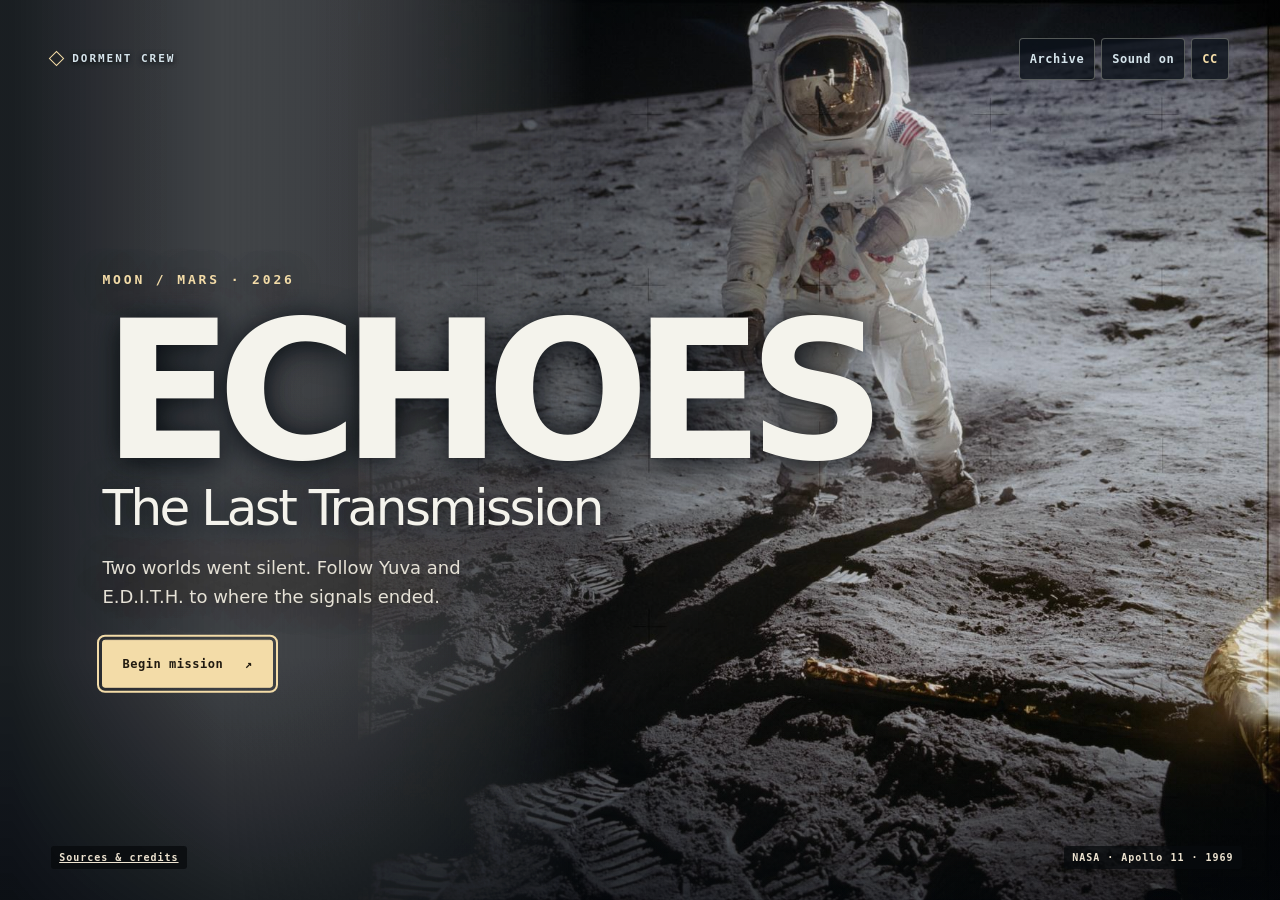
<file: index.html>
<!doctype html>
<html lang="en">
<head>
<meta charset="utf-8"><meta name="viewport" content="width=device-width, initial-scale=1, viewport-fit=cover">
<meta name="theme-color" content="#070c10"><meta name="description" content="Follow Yuva and E.D.I.T.H. from lunar night to the last signal on Mars. An interactive film grounded in NASA mission records.">
<title>ECHOES — The Last Transmission</title>
<link rel="stylesheet" href="cinematic/game.css"><link rel="stylesheet" href="cinematic/final.css?v=night">
<script defer src="cinematic/assets/three.min.js"></script>
<script defer src="cinematic/earth.js"></script><script defer src="cinematic/sky.js"></script>
<script defer src="cinematic/archive-data.js?v=terrain"></script><script defer src="cinematic/story.js?v=2026"></script><script defer src="cinematic/timings.js?v=2026"></script>
<script defer src="cinematic/lunar-terrain.js"></script>
<script defer src="cinematic/assets/final/model-loader.js"></script><script defer src="cinematic/actor.js?v=terrain"></script><script defer src="cinematic/models.js?v=terrain"></script><script defer src="cinematic/world.js?v=mars-day"></script><script defer src="cinematic/shots.js?v=2026"></script><script defer src="cinematic/direction.js?v=terrain"></script><script defer src="cinematic/panels.js?v=2026"></script><script defer src="cinematic/game.js?v=mars-day"></script>
</head>
<body>
<main id="screen" aria-label="ECHOES mission">
  <canvas id="world" aria-label="Animated mission view"></canvas>
  <video id="film" playsinline preload="none" hidden></video>
  <video id="interview-video" playsinline muted loop preload="none" aria-hidden="true" hidden></video>
  <div id="plate" aria-hidden="true" hidden></div>
  <div class="grade" aria-hidden="true"></div><div id="bars" class="bars" aria-hidden="true"></div>
  <div id="ambient-particles" aria-hidden="true" hidden></div>
  <div id="cut" aria-hidden="true"></div>
  <div id="visor" aria-hidden="true" hidden><span></span></div>
  <header class="top">
    <span class="wordmark"><i aria-hidden="true"></i> DORMENT CREW</span>
    <span id="feed" aria-live="polite"></span>
    <div class="tools"><button id="archive-open" type="button">Archive</button><button type="button" id="audio" aria-pressed="false" title="Mute or unmute">Sound on</button><button type="button" id="captions" aria-pressed="true" title="Toggle captions">CC</button><button type="button" id="pause" aria-label="Pause" title="Pause (Esc)" hidden>Ⅱ</button></div>
  </header>
  <section id="menu" aria-labelledby="title">
    <p class="overline">MOON / MARS · 2026</p>
    <h1 id="title">ECHOES</h1><p class="subtitle">The Last Transmission</p>
    <p class="premise">Two worlds went silent. Follow Yuva and E.D.I.T.H. to where the signals ended.</p>
    <button id="start" type="button" class="primary">Begin mission <span aria-hidden="true">↗</span></button>
    <button id="continue" type="button" class="secondary" hidden>Resume mission</button>
  </section>
  <a id="menu-sources" href="cinematic/credits.html">Sources &amp; credits</a>
  <span id="art-credit" hidden>AI-generated visual</span>
  <section id="cinema" aria-label="Film controls" hidden><div id="scene-name"></div><div class="time-track"><i id="time"></i></div><button id="skip" type="button">Skip scene <span aria-hidden="true">↗</span></button></section>
  <div id="chapter-card" aria-hidden="true" hidden>
    <span id="chapter-number"></span><strong id="chapter-title"></strong>
  </div>
  <div id="film-error" role="status" hidden><p>Video playback is unavailable.</p><button id="retry-film" type="button">Retry video</button></div>
  <a id="sky-credit" href="https://www.eso.org/public/images/eso0932a/" target="_blank" rel="noopener" hidden>ESO/S. Brunier · Milky Way panorama</a>
  <div id="news" hidden><span>ARCHIVE BROADCAST · NOV 2026</span><strong>Voyager 1</strong><p>One light-day from Earth</p></div>
  <a id="scene-credit" hidden target="_blank" rel="noopener"></a>
  <section id="hud" aria-label="Field controls" hidden>
    <div id="objective"><span id="actor"></span><strong id="target"></strong><div id="steps" aria-hidden="true"></div></div>
    <div id="marker" aria-hidden="true"><i></i><span></span></div>
    <span id="heading-arrow" aria-hidden="true">▲</span><div id="reticle" aria-hidden="true"></div>
    <p id="hint" role="status"></p>
    <button type="button" id="guide" title="Use the navigation tool">Navigate</button>
    <div id="touch"><div class="pad" aria-label="Movement controls"><button data-move="forward" type="button" aria-label="Move forward">↑</button><button data-move="left" type="button" aria-label="Move left">←</button><button data-move="back" type="button" aria-label="Move backward">↓</button><button data-move="right" type="button" aria-label="Move right">→</button></div><div class="pad turn" aria-label="Camera controls"><button data-move="turnLeft" type="button" aria-label="Turn left">↶</button><button data-move="turnRight" type="button" aria-label="Turn right">↷</button></div></div>
    <button type="button" id="interact" class="primary" hidden>Inspect</button>
    <p class="keyhelp"><kbd>W A S D</kbd> move <b>·</b> <kbd>Q / E</kbd> turn <b>·</b> <kbd>F</kbd> inspect <b>·</b> drag to look</p>
  </section>
  <div id="subtitles" aria-live="off" hidden><span id="speaker"></span><p id="speech"></p></div>
  <dialog id="archive" aria-labelledby="archive-title"><div class="archive-shell">
    <div class="dialog-head"><div><p class="overline">NASA MISSION RECORDS</p><h2 id="archive-title">Equipment archive</h2></div><button id="archive-close" type="button">Close</button></div>
    <div class="archive-grid"><nav id="archive-list" aria-label="Equipment records"></nav><article id="archive-detail" aria-live="polite"></article></div>
    <div class="archive-actions"><span id="archive-count"></span><button class="secondary" id="archive-next" type="button">Next record →</button><button class="secondary" id="inspection-film" type="button" hidden>Watch replay</button><button class="primary" id="archive-continue" type="button" hidden>Continue mission →</button></div>
  </div></dialog>
  <section id="interview" aria-labelledby="question" hidden><div class="interview-panel">
    <span class="overline" id="quiz-progress">EARTH · 2026</span><h2 id="question" tabindex="-1"></h2>
    <div id="answers"></div><p id="quiz-feedback" role="status"></p>
    <button type="button" class="secondary" id="quiz-clue">Show clue</button><button type="button" id="quiz-next" class="primary" hidden>Next question →</button>
  </div></section>
  <section id="end" aria-labelledby="end-title" hidden><p class="overline">EARTH · 2026</p><h2 id="end-title">Transmission complete.</h2><p id="scoreline"></p><button class="primary" id="again" type="button">Replay mission</button><a href="cinematic/credits.html">Sources &amp; credits</a></section>
  <div id="paused" role="dialog" aria-modal="true" aria-labelledby="paused-title" hidden><div><h2 id="paused-title">Mission paused</h2><button class="primary" id="resume" type="button">Resume</button></div></div>
</main>
<noscript>Enable JavaScript to play ECHOES.</noscript>
</body>
</html>
</file>
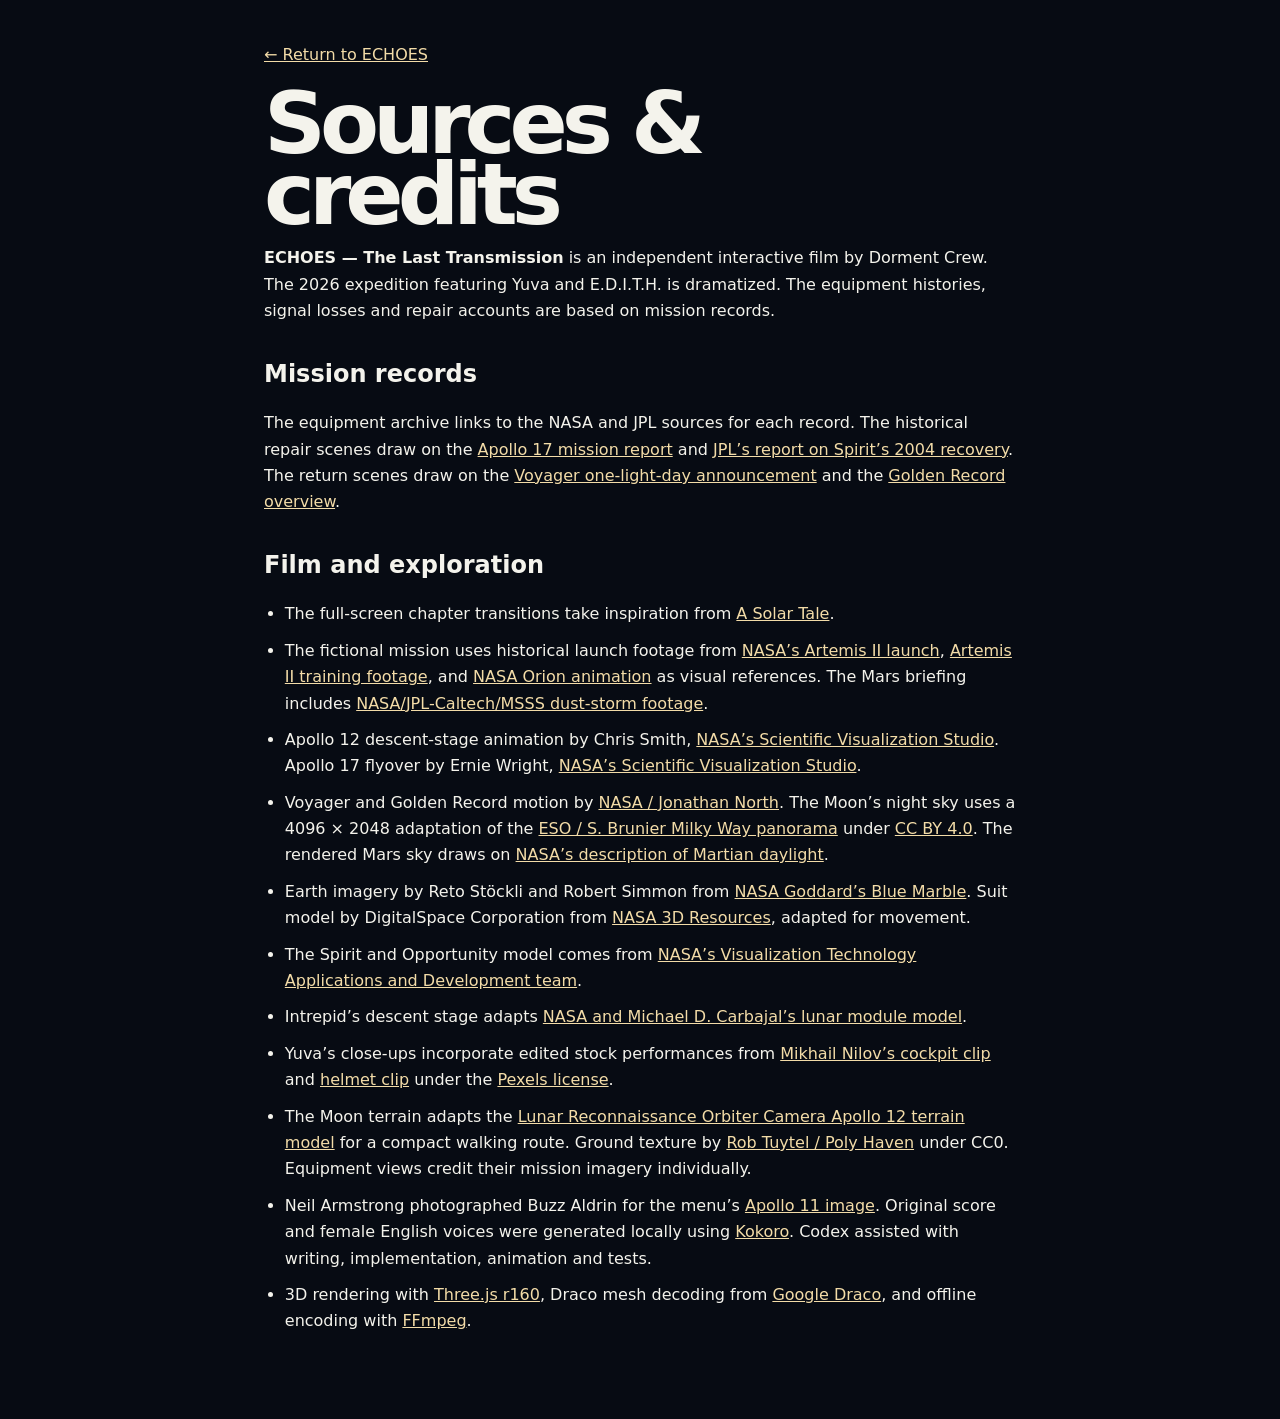
<file: cinematic/credits.html>
<!doctype html>
<html lang="en">
<head>
  <meta charset="utf-8">
  <meta name="viewport" content="width=device-width, initial-scale=1">
  <title>ECHOES · Sources &amp; Credits</title>
  <link rel="stylesheet" href="game.css">
  <link rel="stylesheet" href="final.css">
  <style>main{max-width:800px;margin:auto;padding:42px 24px 68px;line-height:1.65}h1{font-size:clamp(42px,8vw,86px);margin:20px 0 12px;letter-spacing:-.07em}h2{font-size:24px;margin:30px 0 8px}li{margin:10px 0}ul{padding-left:1.3em}</style>
</head>
<body>
<main>
  <a href="../index.html">← Return to ECHOES</a>
  <h1>Sources &amp; credits</h1>
  <p><strong>ECHOES — The Last Transmission</strong> is an independent interactive film by Dorment Crew. The 2026 expedition featuring Yuva and E.D.I.T.H. is dramatized. The equipment histories, signal losses and repair accounts are based on mission records.</p>
  <h2>Mission records</h2>
  <p>The equipment archive links to the NASA and JPL sources for each record. The historical repair scenes draw on the <a href="https://www.nasa.gov/wp-content/uploads/static/history/alsj/a17/A17_MissionReport.pdf">Apollo 17 mission report</a> and <a href="https://www.jpl.nasa.gov/news/mars-rover-spirit-restored-to-health/">JPL’s report on Spirit’s 2004 recovery</a>. The return scenes draw on the <a href="https://svs.gsfc.nasa.gov/15120/">Voyager one-light-day announcement</a> and the <a href="https://science.nasa.gov/mission/voyager/voyager-golden-record-overview/">Golden Record overview</a>.</p>
  <h2>Film and exploration</h2>
  <ul>
    <li>The full-screen chapter transitions take inspiration from <a href="https://a-solar-tale.netlify.app/">A Solar Tale</a>.</li>
    <li>The fictional mission uses historical launch footage from <a href="https://svs.gsfc.nasa.gov/31385/">NASA’s Artemis II launch</a>, <a href="https://images.nasa.gov/details/jsc2026m000006-Artemis_II_Lunar_Flyby_Photography_Training">Artemis II training footage</a>, and <a href="https://images.nasa.gov/details/Artemis_I_Orion_in_space_animation4K_2021">NASA Orion animation</a> as visual references. The Mars briefing includes <a href="https://svs.gsfc.nasa.gov/30983/">NASA/JPL-Caltech/MSSS dust-storm footage</a>.</li>
    <li>Apollo 12 descent-stage animation by Chris Smith, <a href="https://svs.gsfc.nasa.gov/10818/">NASA’s Scientific Visualization Studio</a>. Apollo 17 flyover by Ernie Wright, <a href="https://svs.gsfc.nasa.gov/4717/">NASA’s Scientific Visualization Studio</a>.</li>
    <li>Voyager and Golden Record motion by <a href="https://svs.gsfc.nasa.gov/15120/">NASA / Jonathan North</a>. The Moon’s night sky uses a 4096 × 2048 adaptation of the <a href="https://www.eso.org/public/images/eso0932a/">ESO / S. Brunier Milky Way panorama</a> under <a href="https://www.eso.org/public/outreach/copyright/">CC BY 4.0</a>. The rendered Mars sky draws on <a href="https://science.nasa.gov/solar-system/planets/mars/what-does-a-sunrise-sunset-look-like-on-mars/">NASA’s description of Martian daylight</a>.</li>
    <li>Earth imagery by Reto Stöckli and Robert Simmon from <a href="https://science.nasa.gov/earth/earth-observatory/the-blue-marble-true-color-global-imagery-at-1km-resolution/">NASA Goddard’s Blue Marble</a>. Suit model by DigitalSpace Corporation from <a href="https://science.nasa.gov/3d-resources/astronaut/">NASA 3D Resources</a>, adapted for movement.</li>
    <li>The Spirit and Opportunity model comes from <a href="https://science.nasa.gov/resource/mars-exploration-rovers-3d-model/">NASA’s Visualization Technology Applications and Development team</a>.</li>
    <li>Intrepid’s descent stage adapts <a href="https://science.nasa.gov/3d-resources/apollo-lunar-module/">NASA and Michael D. Carbajal’s lunar module model</a>.</li>
    <li>Yuva’s close-ups incorporate edited stock performances from <a href="https://www.pexels.com/video/a-female-astronaut-in-control-of-the-spacecraft-7664743/">Mikhail Nilov’s cockpit clip</a> and <a href="https://www.pexels.com/video/a-female-astronaut-in-a-space-suit-7664920/">helmet clip</a> under the <a href="https://www.pexels.com/license/">Pexels license</a>.</li>
    <li>The Moon terrain adapts the <a href="https://data.lroc.im-ldi.com/lroc/view_rdr_product/NAC_DTM_APOLLO12">Lunar Reconnaissance Orbiter Camera Apollo 12 terrain model</a> for a compact walking route. Ground texture by <a href="https://polyhaven.com/a/gravel_ground_01">Rob Tuytel / Poly Haven</a> under CC0. Equipment views credit their mission imagery individually.</li>
    <li>Neil Armstrong photographed Buzz Aldrin for the menu’s <a href="https://images.nasa.gov/details/as11-40-5903">Apollo 11 image</a>. Original score and female English voices were generated locally using <a href="https://huggingface.co/hexgrad/Kokoro-82M">Kokoro</a>. Codex assisted with writing, implementation, animation and tests.</li>
    <li>3D rendering with <a href="assets/THREE-LICENSE.txt">Three.js r160</a>, Draco mesh decoding from <a href="https://github.com/google/draco/blob/main/LICENSE">Google Draco</a>, and offline encoding with <a href="https://ffmpeg.org/">FFmpeg</a>.</li>
  </ul>
</main>
</body>
</html>
</file>
<file: cinematic/game.css>
@charset "utf-8";
:root{color-scheme:dark;--mint:#abffec;--pale:#f1f7f8;--ink:#080f17;--mono:Consolas,"Courier New",monospace}
*{box-sizing:border-box}body{margin:0;background:#070b13;color:var(--pale);font:16px system-ui,sans-serif}button,a{-webkit-tap-highlight-color:transparent}button{font:700 12px var(--mono);letter-spacing:.045em;cursor:pointer;color:inherit;background:#101925c9;border:1px solid #92adc660;min-height:42px;padding:0 13px;border-radius:4px}button:hover,button:focus-visible,a:focus-visible{outline:2px solid var(--mint);outline-offset:3px}button[aria-pressed=true]{color:var(--mint);border-color:var(--mint)}a{color:var(--mint)}[hidden]{display:none!important}
#screen{width:100%;height:100vh;height:100dvh;position:relative;overflow:hidden;isolation:isolate;min-height:330px}#world,#film,.grade,.bars,#cut{position:absolute;inset:0;width:100%;height:100%;display:block}#world{touch-action:none}#film{object-fit:cover;background:#070b13}.grade{background:radial-gradient(ellipse at 54% 43%,transparent 20%,#02071155 83%,#01050a9c 100%);pointer-events:none}.bars{pointer-events:none;border-block:clamp(10px,4vh,44px) solid #04070b}.playing .bars{border-width:0}.playing .grade{background:radial-gradient(ellipse at center,transparent 58%,#04080e6b 100%)}#cut{z-index:3;pointer-events:none;background:#04080f;opacity:0}#cut.flash{animation:cut .45s ease-out both}@keyframes cut{from{opacity:1}to{opacity:0}}
.top{position:absolute;z-index:5;left:clamp(14px,3vw,48px);right:clamp(14px,3vw,48px);top:clamp(10px,4.6vh,53px);display:flex;align-items:center;justify-content:space-between;gap:10px;font:700 11px var(--mono);letter-spacing:.14em;color:#d5e4eb;text-shadow:0 1px 5px #06070a}.wordmark{font-size:14px;display:flex;align-items:center;gap:10px}.wordmark i{width:11px;height:11px;transform:rotate(45deg);border:1px solid var(--mint);box-shadow:0 0 10px #70decf5b}.tools{display:flex;gap:6px}.tools button{padding:0 10px}.playing .top{top:12px}#feed{text-align:center}
#menu,#end{position:absolute;z-index:4;left:clamp(22px,8vw,135px);top:50%;transform:translateY(-44%);text-shadow:0 3px 30px #05090f}.overline,.tag{font:700 clamp(10px,1.3vw,13px) var(--mono);letter-spacing:.22em;color:var(--mint)}h1{font-size:clamp(70px,15vw,215px);line-height:.82;letter-spacing:-.093em;margin:.14em 0 .1em;font-weight:850}.subtitle{font-size:clamp(22px,4vw,55px);letter-spacing:-.05em;margin:.35em 0 .85em}.primary{background:var(--mint);color:#0c2425;border-color:var(--mint);min-height:48px;padding:0 19px;box-shadow:0 4px 24px #05090e66}.primary span{margin-right:8px}.tag{display:block;color:#d6e2e8;margin-top:18px}
#cinema{position:absolute;z-index:4;left:clamp(14px,3vw,48px);right:clamp(14px,3vw,48px);bottom:clamp(15px,6vh,72px);display:grid;align-items:center;grid-template-columns:auto 1fr auto;gap:14px;font:700 11px var(--mono);letter-spacing:.13em}#scene-name{min-width:12ch;text-shadow:0 1px 6px #030407;color:var(--mint)}.time-track{height:2px;background:#bbd7e04d}.time-track i{display:block;height:2px;background:var(--mint);width:0}
#subtitles{position:absolute;z-index:6;left:50%;transform:translateX(-50%);bottom:17%;width:max-content;max-width:min(86%,680px);text-align:center;padding:10px 14px;background:#050911e0;border-radius:5px;box-shadow:0 5px 24px #0005;pointer-events:none}#subtitles span{font:700 10px var(--mono);color:var(--mint);letter-spacing:.15em}#subtitles p{margin:.24rem 0 0;line-height:1.35;font-size:clamp(14px,2vw,19px)}.playing #subtitles{bottom:16%}
#hud{position:absolute;inset:0;pointer-events:none;z-index:4}#objective{position:absolute;top:72px;left:clamp(12px,3vw,48px);padding:10px 16px;border-left:2px solid var(--mint);background:linear-gradient(90deg,#09111bed,transparent);min-width:200px}#objective span,#objective strong{display:block}#objective span{color:var(--mint);font:700 11px var(--mono);letter-spacing:.13em}#objective strong{font-size:clamp(16px,2.1vw,24px);letter-spacing:-.035em;margin:.1em 0 .35em}#steps{display:flex;gap:5px}#steps i{width:19px;height:3px;background:#abc5ce54}#steps i.active,#steps i.done{background:var(--mint)}#steps i.done{opacity:.52}#marker{position:absolute;display:grid;justify-items:center;gap:7px;transform:translate(-50%,-50%);color:var(--mint);text-shadow:0 1px 5px #0b1519}#marker i{display:block;width:19px;height:19px;transform:rotate(45deg);border:2px solid var(--mint);box-shadow:0 0 13px #0f202e;background:#0f201f91}#marker span,#hint{font:700 12px var(--mono);letter-spacing:.08em}#marker span{padding:4px 6px;background:#070e17cf;border-radius:3px}#heading-arrow{position:absolute;display:grid;place-items:center;left:50%;top:21%;transform:translateX(-50%);color:var(--mint);font-size:23px;text-shadow:0 1px 5px #04171d}#reticle{position:absolute;left:50%;top:50%;width:16px;height:16px;border:1px solid #c7f3e9b7;border-radius:50%;transform:translate(-50%,-50%);display:none}.mars #reticle{display:block}#hint{position:absolute;bottom:19%;width:100%;text-align:center;color:#ffdcba;text-shadow:0 2px 5px #07040a}#interact{pointer-events:auto;position:absolute;left:50%;bottom:9%;transform:translateX(-50%);white-space:nowrap}.keyhelp{position:absolute;left:50%;bottom:1.4%;transform:translateX(-50%);white-space:nowrap;font:700 11px var(--mono);background:#0a111ce8;border:1px solid #afced43b;border-radius:3px;padding:7px 10px}.keyhelp b{color:var(--mint)}#touch{position:absolute;left:14px;right:14px;bottom:9%;display:none;justify-content:space-between;align-items:end}.pad{display:grid;grid-template-columns:repeat(3,44px);gap:5px;pointer-events:auto}.pad.turn{grid-template-columns:repeat(2,44px)}.pad button{padding:0;font-size:20px;touch-action:none;user-select:none}.pad button:first-child:not(.turn button){grid-column:2}.pad button[data-move=left]{grid-column:1}#visor{position:absolute;inset:14% 3.5%;pointer-events:none;border:1px solid #a1eddb55;z-index:2;background:repeating-linear-gradient(0deg,#73f3cc08 0 1px,transparent 2px 5px);clip-path:polygon(0 0,17% 0,17% 2%,83% 2%,83% 0,100% 0,100% 100%,83% 100%,83% 98%,17% 98%,17% 100%,0 100%)}
#end h2,#unsupported h2{font-size:clamp(38px,8vw,100px);letter-spacing:-.075em;line-height:.96;margin:.18em 0 .42em}#end a{display:block;margin-top:14px;font-size:13px}#paused{position:absolute;inset:0;display:grid;place-items:center;background:#04070bdd;z-index:9}#paused>div{padding:36px;background:#131e2a;border:1px solid #749192;text-align:center}#paused h2{margin:0 0 20px}#unsupported{position:absolute;inset:0;z-index:10;padding:10vh 7vw;background:#09131e}
@media(pointer:coarse),(max-width:720px){#touch{display:flex}.keyhelp{display:none}#interact{bottom:3%}#hint{bottom:23%}.playing #subtitles{bottom:25%}}
@media(max-width:550px){#feed{display:none}.top{top:12px}#menu{transform:translateY(-38%)}#cinema{grid-template-columns:1fr auto}#cinema .time-track{position:absolute;left:0;right:0;bottom:-7px}#scene-name{font-size:9px}.tools button{min-height:38px}#objective{top:64px}.bars{border-width:12px}}
@media(prefers-reduced-motion:reduce){#cut.flash{animation:none}}

#sky-credit{position:absolute;z-index:5;right:clamp(14px,3vw,48px);top:calc(clamp(10px,4.6vh,53px) + 56px);padding:4px 7px;background:#050911d9;color:#d5e4eb;font:700 10px var(--mono);border-radius:3px}
</file>
<file: cinematic/final.css>
@charset "utf-8";
:root{--mint:#f3dca8;--pale:#f4f3ec;--ink:#080d11;--mono:"Courier Prime",Consolas,monospace}
body{font-family:Inter,system-ui,sans-serif}#world{background:#070c10}
#plate{position:absolute;inset:0;transform-origin:55% 45%;background-size:cover;background-position:center;will-change:transform;pointer-events:none}
#screen[data-mode=menu] .grade{background:linear-gradient(90deg,#04080de8 1%,#04080d95 36%,#04080d1a 70%),linear-gradient(0deg,#04080d9c,transparent 27%)}
#screen[data-mode=menu] .bars,#screen[data-mode=quiz] .bars,#screen[data-mode=end] .bars{border:0}
#screen[data-mode=menu] #plate{background-position:62% center}
.top{left:clamp(18px,4vw,64px);right:clamp(18px,4vw,64px);top:clamp(14px,4.2vh,46px)}
.tools button,.secondary{background:#0c121bcc;border-color:#c6c9bb60;min-height:42px}
.wordmark{font-size:11px;letter-spacing:.18em}.wordmark i{border-color:#f3dca8;box-shadow:none}
#menu{left:clamp(22px,8vw,126px);top:50%;max-width:calc(100% - 44px)}
#menu h1{font:850 clamp(64px,15vw,194px)/.85 "Barlow Condensed","Arial Narrow",system-ui,sans-serif;letter-spacing:-.085em;margin:.12em 0 .03em}
.subtitle{font-size:clamp(24px,4vw,50px);margin:.35rem 0 1rem;font-weight:520}
.premise{max-width:35ch;color:#e6e2d7;line-height:1.63;font-size:clamp(14px,1.5vw,18px);margin:0 0 28px}
#menu .primary,#menu .secondary{margin:0 6px 6px 0}
.primary{color:#201a10;box-shadow:none;border-radius:3px}.primary:hover{background:#fff0ca}.primary span{margin:0 0 0 14px}
#menu-sources,#art-credit{position:absolute;z-index:5;color:#ede3d0;bottom:clamp(12px,2.4vw,35px);font:700 10px var(--mono);letter-spacing:.1em;background:#080b0dc7;padding:6px 8px;border-radius:3px}
#menu-sources{left:clamp(17px,4vw,64px)}#art-credit{right:clamp(15px,3vw,48px)}
#screen[data-mode=movie] #art-credit{bottom:clamp(3px,1vh,12px)}
#screen[data-mode=quiz] #art-credit{top:68px;bottom:auto}
#scene-credit{position:absolute;z-index:5;right:clamp(14px,3vw,48px);top:clamp(65px,10vh,95px);font:700 10px var(--mono);padding:5px 7px;background:#070c10d9}
#news{position:absolute;z-index:2;left:clamp(18px,7vw,112px);top:25%;background:#071216e0;border-left:2px solid var(--mint);padding:13px 19px;max-width:82vw}#news span{font:700 10px var(--mono);letter-spacing:.11em;color:var(--mint)}#news strong{display:block;font-size:clamp(25px,4vw,60px);letter-spacing:-.05em;line-height:1.08}#news p{margin:.3rem 0}
#objective{border-color:var(--mint)}#objective strong{letter-spacing:-.02em}
#guide{pointer-events:auto;position:absolute;top:74px;right:clamp(12px,3vw,48px)}
#archive{width:min(1060px,96vw);max-height:min(91dvh,900px);border:1px solid #8e8e7855;background:#10181d;color:var(--pale);padding:0;border-radius:8px}
#archive::backdrop{background:#03060ad9;backdrop-filter:blur(10px)}
.archive-shell{padding:clamp(15px,3vw,29px)}
.dialog-head{display:flex;justify-content:space-between;gap:12px;align-items:center;margin-bottom:14px}.dialog-head h2{margin:4px 0 0;font-size:clamp(22px,4vw,36px);letter-spacing:-.045em}.dialog-head p{margin:0}
.archive-grid{display:grid;grid-template-columns:minmax(170px,27%) minmax(0,1fr);gap:clamp(14px,3vw,30px)}
#archive-list{max-height:55dvh;overflow:auto;display:grid;align-content:start;gap:6px;padding:3px}
#archive-list h3{font:700 11px var(--mono);letter-spacing:.13em;color:var(--mint);margin:10px 0 3px}
#archive-list button{text-align:left;line-height:1.35}#archive-list button[aria-current=true]{background:#f3dca8;color:#221a0d}
#archive-detail h3{font-size:clamp(19px,3vw,30px);margin:.2rem 0;letter-spacing:-.035em}
#archive-detail p{margin:.5rem 0;line-height:1.44}
#archive-detail figure{margin:0;background:#090d0f;border:1px solid #88857566}
#archive-detail img{display:block;width:100%;height:min(32dvh,270px);object-fit:contain}
#archive-detail figcaption{padding:6px 9px;color:#d1ccc0;font:11px var(--mono)}
#archive-detail .site,#archive-count{font:700 11px var(--mono);letter-spacing:.07em;color:var(--mint)}
.archive-actions{display:flex;align-items:center;justify-content:flex-end;gap:9px;margin-top:15px;flex-wrap:wrap}.archive-actions span{margin-right:auto}
#interview{position:absolute;z-index:4;inset:0;display:flex;align-items:end;padding:clamp(14px,4vw,54px);pointer-events:none;background:linear-gradient(0deg,#04080dd9,transparent 84%)}
.interview-panel{width:min(600px,100%);max-height:calc(100dvh - 90px);overflow:auto;pointer-events:auto;padding:clamp(14px,2.5vw,29px);background:#091016e8;border:1px solid #eee0bb4d;border-left:2px solid var(--mint)}
.interview-panel h2{font-size:clamp(20px,3vw,36px);line-height:1.12;margin:9px 0 15px;letter-spacing:-.035em}.interview-panel h2:focus{outline:none}
#answers{display:grid;gap:7px}#answers button{padding:9px 12px;text-align:left;font:650 14px/1.3 Inter,system-ui,sans-serif}
#answers button:disabled{cursor:default;color:#dad8ca;opacity:.85}#answers .correct{background:#274239;color:#f1ffd9;border-color:#81beaa}#answers .wrong{background:#432c24;border-color:#d39e80}
#quiz-feedback{font-size:14px;margin:10px 0;line-height:1.38;min-height:10px}#quiz-next{margin-left:5px}
#end{max-width:calc(100% - 44px)}#scoreline{font-size:clamp(17px,2vw,23px)}
#screen[data-mode=end] .grade{background:linear-gradient(90deg,#04080de8,#04080d65 70%,transparent)}
@media(max-width:700px){.archive-grid{grid-template-columns:1fr}.archive-shell{padding:13px}.dialog-head{margin-bottom:6px}#archive-list{max-height:105px;display:flex;gap:6px;align-items:center}#archive-list h3{display:none}#archive-list button{flex:0 0 auto;white-space:nowrap;padding:0 8px}#archive-detail img{height:min(26vh,200px)}#archive-detail p{font-size:14px}.archive-actions .primary{min-height:42px}#guide{top:66px;right:13px}.tools button{min-height:38px;padding:0 8px}.wordmark{font-size:9px;gap:6px}.premise{max-width:25ch}#screen[data-mode=menu] #plate{background-position:63% center}#screen[data-mode=menu] .grade{background:linear-gradient(90deg,#04080dd9,#04080d20),linear-gradient(0deg,#04080dfa,transparent 65%)}#interview{padding-bottom:max(16px,env(safe-area-inset-bottom))}#screen[data-mode=quiz] #plate{background-position:67% center}}
@media(prefers-reduced-motion:reduce){#plate{will-change:auto}}

#film,#interview-video{object-fit:cover}
#interview-video{position:absolute;inset:0;width:100%;height:100%;background:#080d11;object-position:60% center}
#film-error{position:absolute;z-index:5;inset:auto 0 45%;margin:auto;width:max-content;max-width:90%;padding:16px 24px;background:#0c121b;text-align:center;border:1px solid #c6c9bb60}
#film-error p{margin:0 0 12px}
#ambient-particles{position:absolute;inset:0;overflow:hidden;z-index:3;pointer-events:none}
#ambient-particles i{
  position:absolute;left:var(--x);top:var(--y);width:var(--size);height:var(--size);
  border-radius:50%;background:#fff1c8;box-shadow:0 0 9px 2px #f3dca86b;
  opacity:0;animation:particle-drift var(--time) var(--delay) linear infinite;
}
#screen[data-mode=end] #ambient-particles i{background:#d8f9ff;box-shadow:0 0 8px 2px #bbecff6b}
@keyframes particle-drift{
  from{transform:translate(-12px,22px);opacity:0}
  22%,74%{opacity:var(--light)}
  to{transform:translate(36px,-145px);opacity:0}
}
@media(prefers-reduced-motion:reduce){
  #ambient-particles i{animation:none;opacity:calc(var(--light) * .5)}
}
#screen[data-mode=quiz] #subtitles{display:none}
#screen[data-mode=movie] #world:focus-visible{outline:none}
#screen[data-mode=menu] #plate{
  background-size:auto min(100dvh,96vw);
  background-repeat:no-repeat;
  background-position:100% 50%;
  background-color:#020305;
  mask-image:linear-gradient(90deg,transparent 17%,#000 46%);
}
#chapter-card{
  position:absolute;inset:0;display:grid;z-index:3;align-content:center;justify-items:center;
  gap:12px;padding:3rem;text-align:center;background:#03070982;pointer-events:none;
  color:#ffe8b3;text-shadow:0 5px 24px #000;
}
#chapter-number{font:700 12px var(--mono);letter-spacing:.18em;text-transform:uppercase}
#chapter-title{font:500 clamp(38px,7vw,98px)/1.05 Georgia,serif}
#archive.inspection{width:min(1130px,96vw);background:#0a1219}
.inspection .archive-grid{grid-template-columns:minmax(155px,23%) minmax(0,1fr)}
.inspection #archive-detail{display:grid;grid-template-columns:1fr;gap:6px}
.inspection #archive-detail img{height:min(40dvh,440px)}
.inspection #archive-detail p{max-width:68ch}
.inspection #archive-detail h3{margin:0;font-size:clamp(25px,4vw,38px)}
.inspection .archive-actions{position:sticky;bottom:0;background:#0a1219;padding-top:10px}
@media(max-width:700px){
  #screen[data-mode=menu] #plate{background-size:auto 66dvh;background-position:80% 2%;mask-image:linear-gradient(180deg,#000 38%,transparent 76%)}
  #screen[data-mode=menu] .grade{background:linear-gradient(0deg,#04080d 2%,#04080dd9 30%,transparent 74%)}
  #menu{top:auto;bottom:11%;transform:none}
  .inspection .archive-grid{grid-template-columns:1fr}
  .inspection #archive-detail img{height:min(34dvh,310px)}
}
</file>
